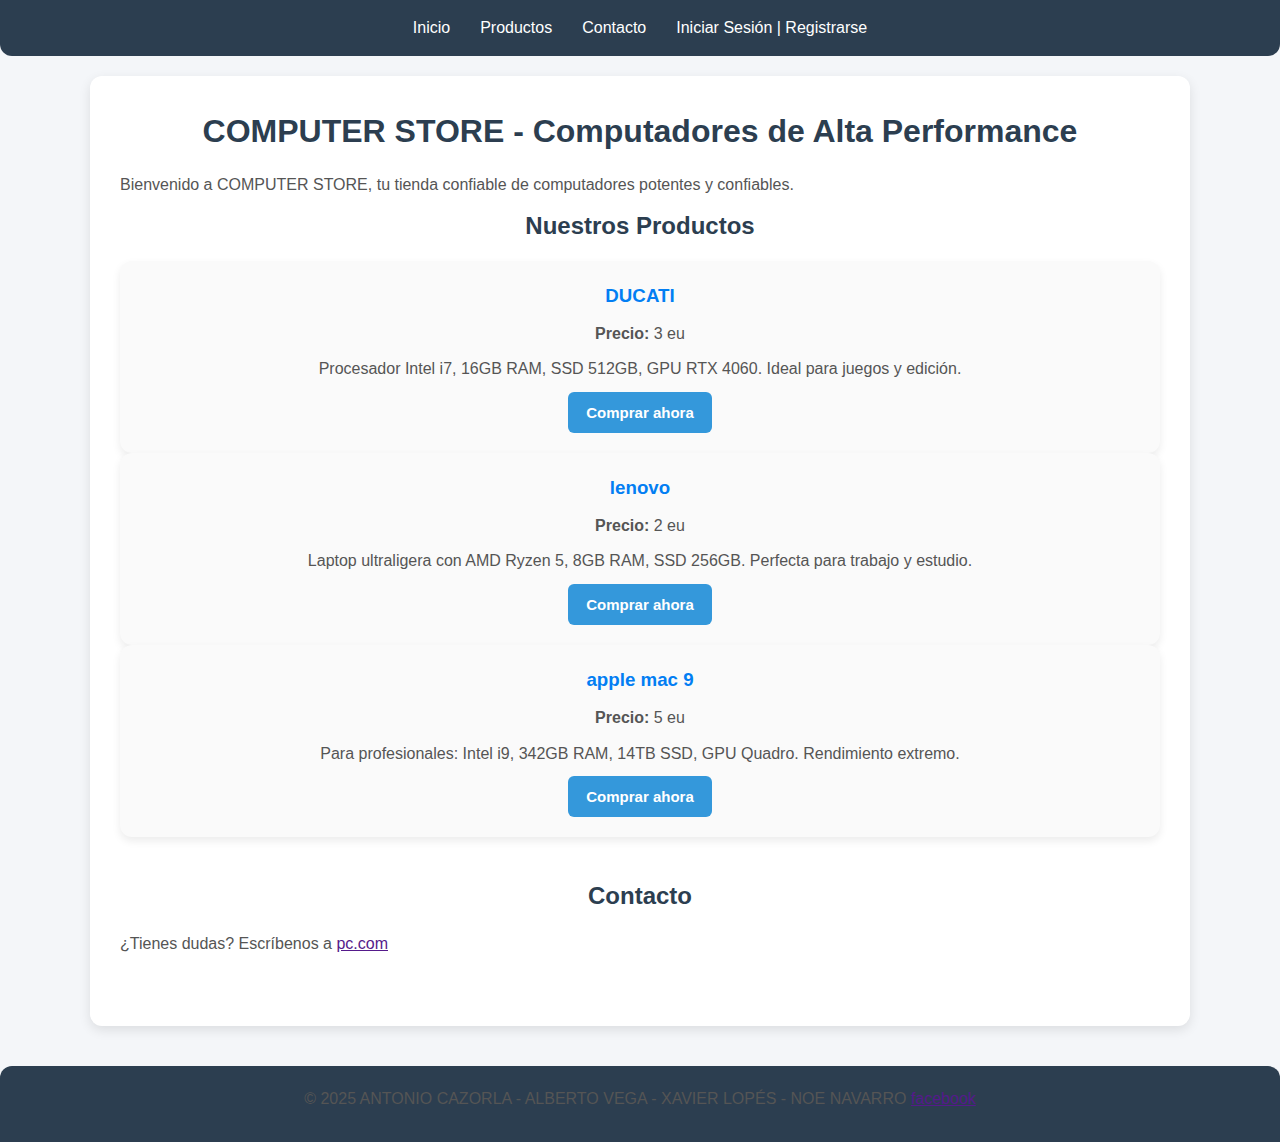
<file: index.html>
<!DOCTYPE html>
<html lang="es">
<head>
    <meta charset="UTF-8">
    <meta name="viewport" content="width=device-width, initial-scale=1.0">
    <link rel="stylesheet" href="styles.css">
    <title>computer</title>
</head>
<body>
  <!-- Barra de navegación --> 
  <nav class="navbar">
    <ul>
      <li><a href="#inicio">Inicio</a></li>
      <li><a href="products.html">Productos</a></li>
      <li><a href="#contacto">Contacto</a></li>
      <li><a href="formulario.html">Iniciar Sesión | Registrarse</a></li>
    </ul>
  </nav>

  <!-- Contenido principal -->
  <main>
    <h1>COMPUTER STORE - Computadores de Alta Performance</h1>
    <p>Bienvenido a COMPUTER STORE, tu tienda confiable de computadores potentes y confiables.</p>

    <!-- Sección de productos -->
    <section id="productos">
      <h2>Nuestros Productos</h2>

      <!-- Producto 1 -->
      <article class="producto">
        <h3>DUCATI</h3>
        <p><strong>Precio:</strong> 3 eu</p>
        <p>Procesador Intel i7, 16GB RAM, SSD 512GB, GPU RTX 4060. Ideal para juegos y edición.</p>
        <button>Comprar ahora</button>
      </article>

      <!-- Producto 2 -->
      <article class="producto">
        <h3>lenovo</h3>
        <p><strong>Precio:</strong> 2 eu</p>
        <p>Laptop ultraligera con AMD Ryzen 5, 8GB RAM, SSD 256GB. Perfecta para trabajo y estudio.</p>
        <button>Comprar ahora</button>
      </article>

      <!-- Producto 3 -->
      <article class="producto">
        <h3>apple mac 9</h3>
        <p><strong>Precio:</strong> 5 eu</p>
        <p>Para profesionales: Intel i9, 342GB RAM, 14TB SSD, GPU Quadro. Rendimiento extremo.</p>
        <button>Comprar ahora</button>
      </article>
    </section>

    <!-- Sección de contacto -->
    <section id="contacto">
      <h2>Contacto</h2>
      <p>¿Tienes dudas? Escríbenos a <a href="">pc.com</a></p>
    </section>
  </main>

  <!-- Pie de página -->
  <footer>
    <p>&copy; 2025  ANTONIO CAZORLA - ALBERTO VEGA - XAVIER LOPÉS - NOE NAVARRO <a href="">facebook </a></p>
  </footer>
</body>   
</html>
</file>
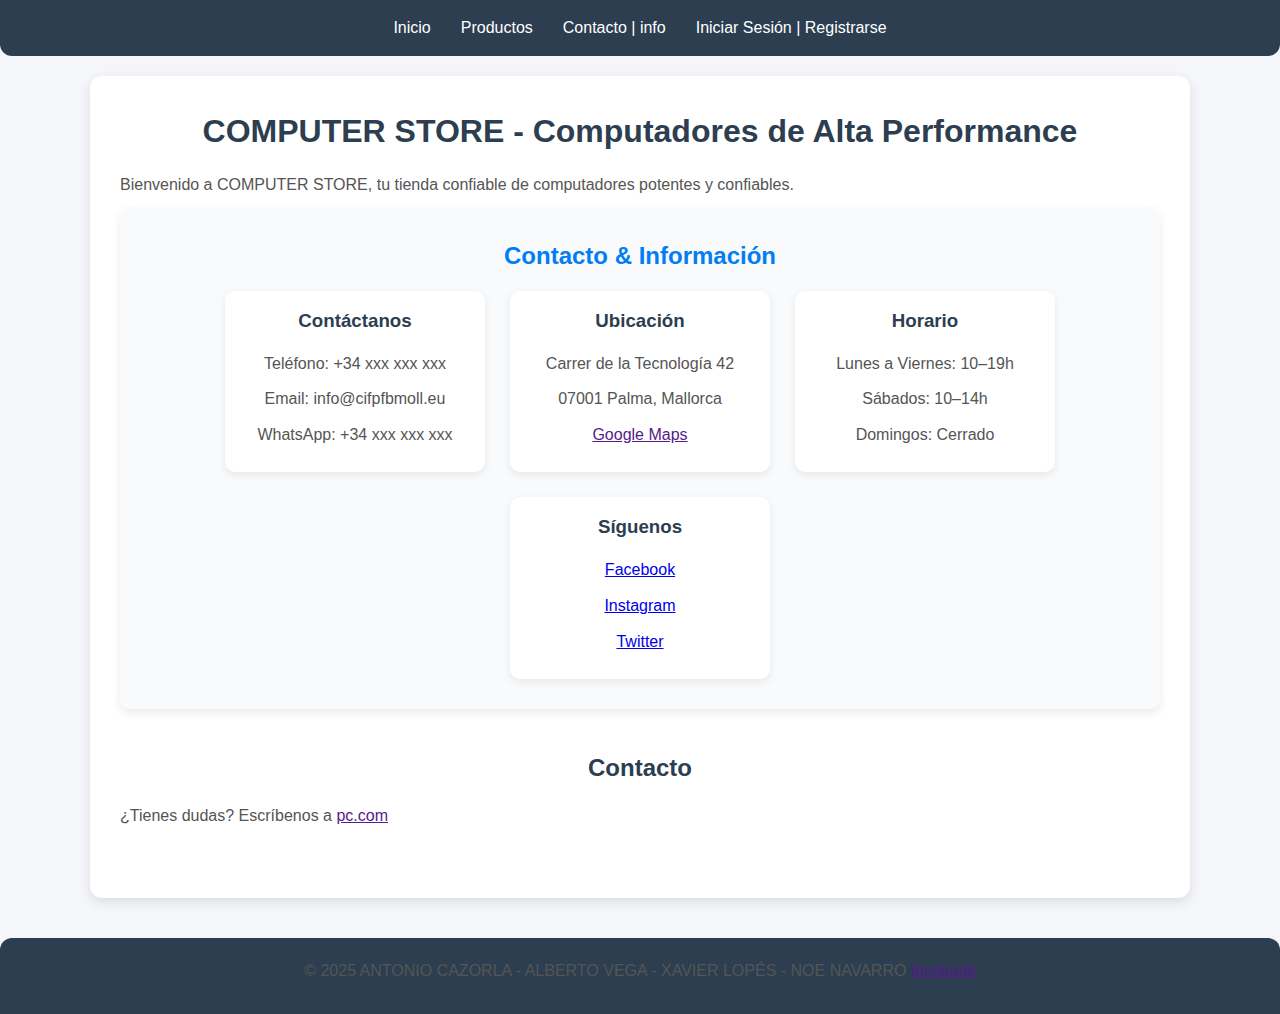
<file: contact.html>
<!DOCTYPE html>
<html lang="es">
<head>
    <meta charset="UTF-8">
    <meta name="viewport" content="width=device-width, initial-scale=1.0">
    <link rel="stylesheet" href="styles.css">
    <title>computer</title>
</head>
<body>
  <nav class="navbar">
    <ul>
        <li><a href="index.html">Inicio</a></li>
        <li><a href="products.html">Productos</a></li>
        <li><a href="contact.html">Contacto | info</a></li>
        <li><a href="formulario.html">Iniciar Sesión | Registrarse</a></li>
    </ul>
  </nav>

  <main>
    <h1>COMPUTER STORE - Computadores de Alta Performance</h1>
    <p>Bienvenido a COMPUTER STORE, tu tienda confiable de computadores potentes y confiables.</p>
    
<section class="contacto-info">
  <h2>Contacto & Información</h2>
  <div class="seccion">
    
    <div class="info">
      <h3>Contáctanos</h3>
      <p>Teléfono: +34 xxx xxx xxx</p>
      <p>Email: info@cifpfbmoll.eu</p>
      <p>WhatsApp: +34 xxx xxx xxx</p>
    </div>

    <div class="info">
      <h3>Ubicación</h3>
      <p>Carrer de la Tecnología 42</p>
      <p>07001 Palma, Mallorca</p>
      <p><a href="" >Google Maps</a></p>
    </div>

    <div class="info">
      <h3>Horario</h3>
      <p>Lunes a Viernes: 10–19h</p>
      <p>Sábados: 10–14h</p>
      <p>Domingos: Cerrado</p>
    </div>

    <div class="info">
      <h3>Síguenos</h3>
      <p><a href="#">Facebook</a></p>
      <p><a href="#">Instagram</a></p>
      <p><a href="#">Twitter</a></p>
    </div>

  </div>
</section>
    <section id="contacto">
        <h2>Contacto</h2>
        <p>¿Tienes dudas? Escríbenos a <a href="">pc.com</a></p>
    </section>
  </main>

  <footer>
    <p id="pie">&copy; 2025  ANTONIO CAZORLA - ALBERTO VEGA - XAVIER LOPÉS - NOE NAVARRO <a href="">facebook </a></p>
  </footer>
</body>   
</html>
</file>
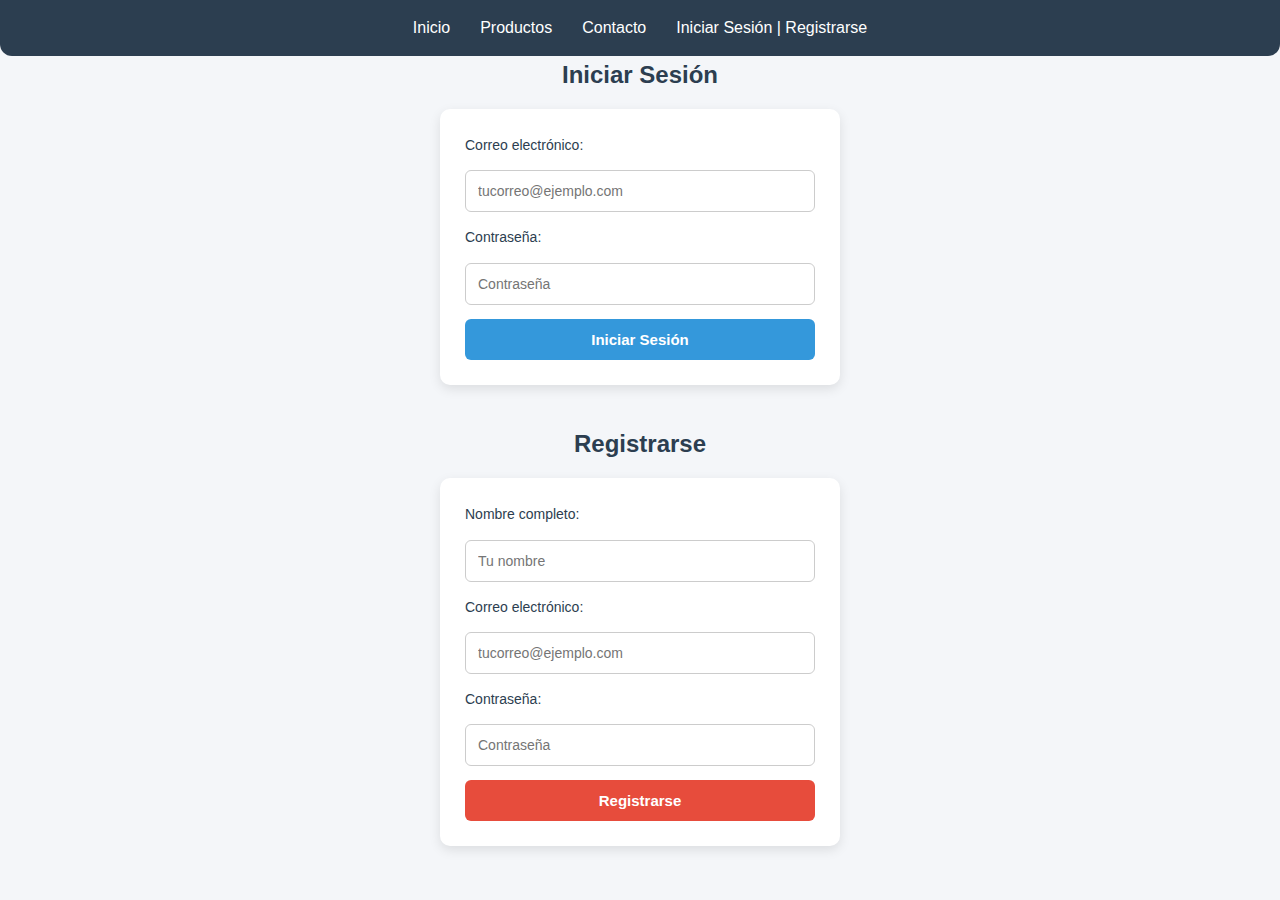
<file: formulario.html>
<!DOCTYPE html>
<html lang="es">
<head>
  <meta charset="UTF-8">
  <meta name="viewport" content="width=device-width, initial-scale=1.0">
  <link rel="stylesheet" href="styles.css">
  <title>Login y Registro</title>
</head>
<body>

  <nav class="navbar">
    <ul>
      <li><a href="index.html">Inicio</a></li>
      <li><a href="products.html">Productos</a></li>
      <li><a href="contact.html">Contacto</a></li>
      <li><a href="formulario.html">Iniciar Sesión | Registrarse</a></li>
    </ul>
  </nav>

  <section id="login">
    <h2>Iniciar Sesión</h2>
    <form action="#" method="POST">
      <label for="email">Correo electrónico:</label>
      <input type="email" id="email" name="email" placeholder="tucorreo@ejemplo.com" required>

      <label for="password">Contraseña:</label>
      <input type="password" id="password" name="password" placeholder="Contraseña" required>

      <button type="submit">Iniciar Sesión</button>
    </form>
  </section>

  <section id="register">
    <h2>Registrarse</h2>
    <form action="#" method="POST">
      <label for="name">Nombre completo:</label>
      <input type="text" id="name" name="name" placeholder="Tu nombre" required>

      <label for="emailReg">Correo electrónico:</label>
      <input type="email" id="emailReg" name="emailReg" placeholder="tucorreo@ejemplo.com" required>

      <label for="passwordReg">Contraseña:</label>
      <input type="password" id="passwordReg" name="passwordReg" placeholder="Contraseña" required>

      <button type="submit" class="cta">Registrarse</button>
    </form>
  </section>

</body>
</html>
</file>
<file: styles.css>
* {
  margin: 0;
  padding: 0;
  box-sizing: border-box;
}


body {
  font-family: "Segoe UI", Tahoma, Geneva, Verdana, sans-serif;
  margin: 0;
  padding: 0;
  background-color: #f4f6f9; /* fondo suave */
  color: #333;
  line-height: 1.6;
}


#red {
  background-color: red;
  height: 80px;
  width: 80px;
  border-radius: 50%;
  float: right;
  margin: 10px;
  box-shadow: 0 4px 8px rgba(0,0,0,0.2);
  border: 3px solid white;
}* {
  margin: 0;
  padding: 0;
  box-sizing: border-box;
}


body {
  font-family: "Segoe UI", Tahoma, Geneva, Verdana, sans-serif;
  margin: 0;
  padding: 0;
  background-color: #f4f6f9; /* fondo suave */
  color: #333;
  line-height: 1.6;
}


#red {
  background-color: red;
  height: 80px;
  width: 80px;
  border-radius: 50%;
  float: right;
  margin: 10px;
  box-shadow: 0 4px 8px rgba(0,0,0,0.2);
  border: 3px solid white;
}




/* Contenedor principal */
main {
  max-width: 1100px;
  margin: 20px auto;
  padding: 30px;
  background-color: #fff;
  border-radius: 12px;
  box-shadow: 0 4px 12px rgba(0,0,0,0.1);
}


/* Textos */
h1, h2, h3 {
  color: #2c3e50;
  margin-bottom: 15px;
  font-weight: 600;
  text-align: center;
}


p {
  color: #555;
  margin-bottom: 10px;
}


/* Secciones */
section {
  margin-bottom: 40px;
}


/* Barra de navegación */
.navbar ul {
  list-style: none;
  margin: 0;
  padding: 15px 20px;
  background-color: #2c3e50;
  display: flex;
  justify-content: center;
  gap: 30px;
  border-radius: 0 0 12px 12px;
}


.navbar a {
  color: white;
  text-decoration: none;
  font-weight: 500;
  transition: 0.3s ease;
}


.navbar a:hover {
  color: #1abc9c;
}


/* Productos */
.productos-container {
  display: flex;
  flex-wrap: wrap;
  gap: 20px;
  justify-content: center;
}


.producto {
  flex: 1 1 300px;
  border: none;
  padding: 20px;
  border-radius: 12px;
  background-color: #fafafa;
  box-shadow: 0 4px 8px rgba(0,0,0,0.08);
  transition: transform 0.3s ease, box-shadow 0.3s ease;
  text-align: center;
}


.producto:hover {
  transform: translateY(-5px);
  box-shadow: 0 6px 12px rgba(0,0,0,0.15);
}


.producto h3 {
  color: #027ef3;
  margin-bottom: 10px;
}


/* Botones */
button {
  background-color: #3498db;
  color: white;
  border: none;
  padding: 12px 18px;
  border-radius: 6px;
  font-size: 15px;
  cursor: pointer;
  font-weight: 600;
  transition: all 0.3s ease;
}


button:hover {
  background-color: #2980b9;
  transform: scale(1.05);
}


button.cta {
  background-color: #e74c3c;
}


button.cta:hover {
  background-color: #c0392b;
}


/* Formularios by: Alberto */
form {
  display: flex;
  flex-direction: column;
  gap: 14px;
  max-width: 400px;
  margin: 0 auto;
  padding: 25px;
  background-color: #fff;
  border-radius: 10px;
  box-shadow: 0 4px 12px rgba(0,0,0,0.1);
}


form label {
  font-size: 14px;
  font-weight: 500;
  color: #2c3e50;
}


input {
  padding: 12px;
  border: 1px solid #ccc;
  border-radius: 6px;
  font-size: 14px;
}


input:focus {
  outline: none;
  border-color: #3498db;
  box-shadow: 0 0 6px rgba(52,152,219,0.3);
}


.login {
  text-align: center;
  margin-bottom: 20px;
}


/* Contacto */
.contacto-info {
  padding: 30px;
  background: #f9fafc;
  border-radius: 10px;
  text-align: center;
  box-shadow: 0 4px 10px rgba(0,0,0,0.08);
}


.contacto-info h2 {
  margin-bottom: 15px;
  color: #027ef3;
}


.seccion {
  display: flex;
  flex-wrap: wrap;
  gap: 25px;
  justify-content: center;
}


.info {
  width: 260px;
  padding: 15px;
  background: #fff;
  border-radius: 10px;
  box-shadow: 0 3px 8px rgba(0,0,0,0.08);
  text-align: center;
}


/* Footer */
footer {
  text-align: center;
  margin-top: 40px;
  padding: 20px;
  background-color: #2c3e50;
  color: #dddfe0;
  border-radius: 12px 12px 0 0;
}





/* Contenedor principal */
main {
  max-width: 1100px;
  margin: 20px auto;
  padding: 30px;
  background-color: #fff;
  border-radius: 12px;
  box-shadow: 0 4px 12px rgba(0,0,0,0.1);
}


/* Textos */
h1, h2, h3 {
  color: #2c3e50;
  margin-bottom: 15px;
  font-weight: 600;
  text-align: center;
}


p {
  color: #555;
  margin-bottom: 10px;
}


/* Secciones */
section {
  margin-bottom: 40px;
}


/* Barra de navegación */
.navbar ul {
  list-style: none;
  margin: 0;
  padding: 15px 20px;
  background-color: #2c3e50;
  display: flex;
  justify-content: center;
  gap: 30px;
  border-radius: 0 0 12px 12px;
}


.navbar a {
  color: white;
  text-decoration: none;
  font-weight: 500;
  transition: 0.3s ease;
}


.navbar a:hover {
  color: #1abc9c;
}


/* Productos */
.productos-container {
  display: flex;
  flex-wrap: wrap;
  gap: 20px;
  justify-content: center;
}


.producto {
  flex: 1 1 300px;
  border: none;
  padding: 20px;
  border-radius: 12px;
  background-color: #fafafa;
  box-shadow: 0 4px 8px rgba(0,0,0,0.08);
  transition: transform 0.3s ease, box-shadow 0.3s ease;
  text-align: center;
}


.producto:hover {
  transform: translateY(-5px);
  box-shadow: 0 6px 12px rgba(0,0,0,0.15);
}


.producto h3 {
  color: #027ef3;
  margin-bottom: 10px;
}


/* Botones */
button {
  background-color: #3498db;
  color: white;
  border: none;
  padding: 12px 18px;
  border-radius: 6px;
  font-size: 15px;
  cursor: pointer;
  font-weight: 600;
  transition: all 0.3s ease;
}


button:hover {
  background-color: #2980b9;
  transform: scale(1.05);
}


button.cta {
  background-color: #e74c3c;
}


button.cta:hover {
  background-color: #c0392b;
}


/* Formularios by: Alberto */
form {
  display: flex;
  flex-direction: column;
  gap: 14px;
  max-width: 400px;
  margin: 0 auto;
  padding: 25px;
  background-color: #fff;
  border-radius: 10px;
  box-shadow: 0 4px 12px rgba(0,0,0,0.1);
}


form label {
  font-size: 14px;
  font-weight: 500;
  color: #2c3e50;
}


input {
  padding: 12px;
  border: 1px solid #ccc;
  border-radius: 6px;
  font-size: 14px;
}


input:focus {
  outline: none;
  border-color: #3498db;
  box-shadow: 0 0 6px rgba(52,152,219,0.3);
}


.login {
  text-align: center;
  margin-bottom: 20px;
}


/* Contacto */
.contacto-info {
  padding: 30px;
  background: #f9fafc;
  border-radius: 10px;
  text-align: center;
  box-shadow: 0 4px 10px rgba(0,0,0,0.08);
}


.contacto-info h2 {
  margin-bottom: 15px;
  color: #027ef3;
}


.seccion {
  display: flex;
  flex-wrap: wrap;
  gap: 25px;
  justify-content: center;
}


.info {
  width: 260px;
  padding: 15px;
  background: #fff;
  border-radius: 10px;
  box-shadow: 0 3px 8px rgba(0,0,0,0.08);
  text-align: center;
}


/* Footer */
footer {
  text-align: center;
  margin-top: 40px;
  padding: 20px;
  background-color: #2c3e50;
  color: #dddfe0;
  border-radius: 12px 12px 0 0;
}
</file>
